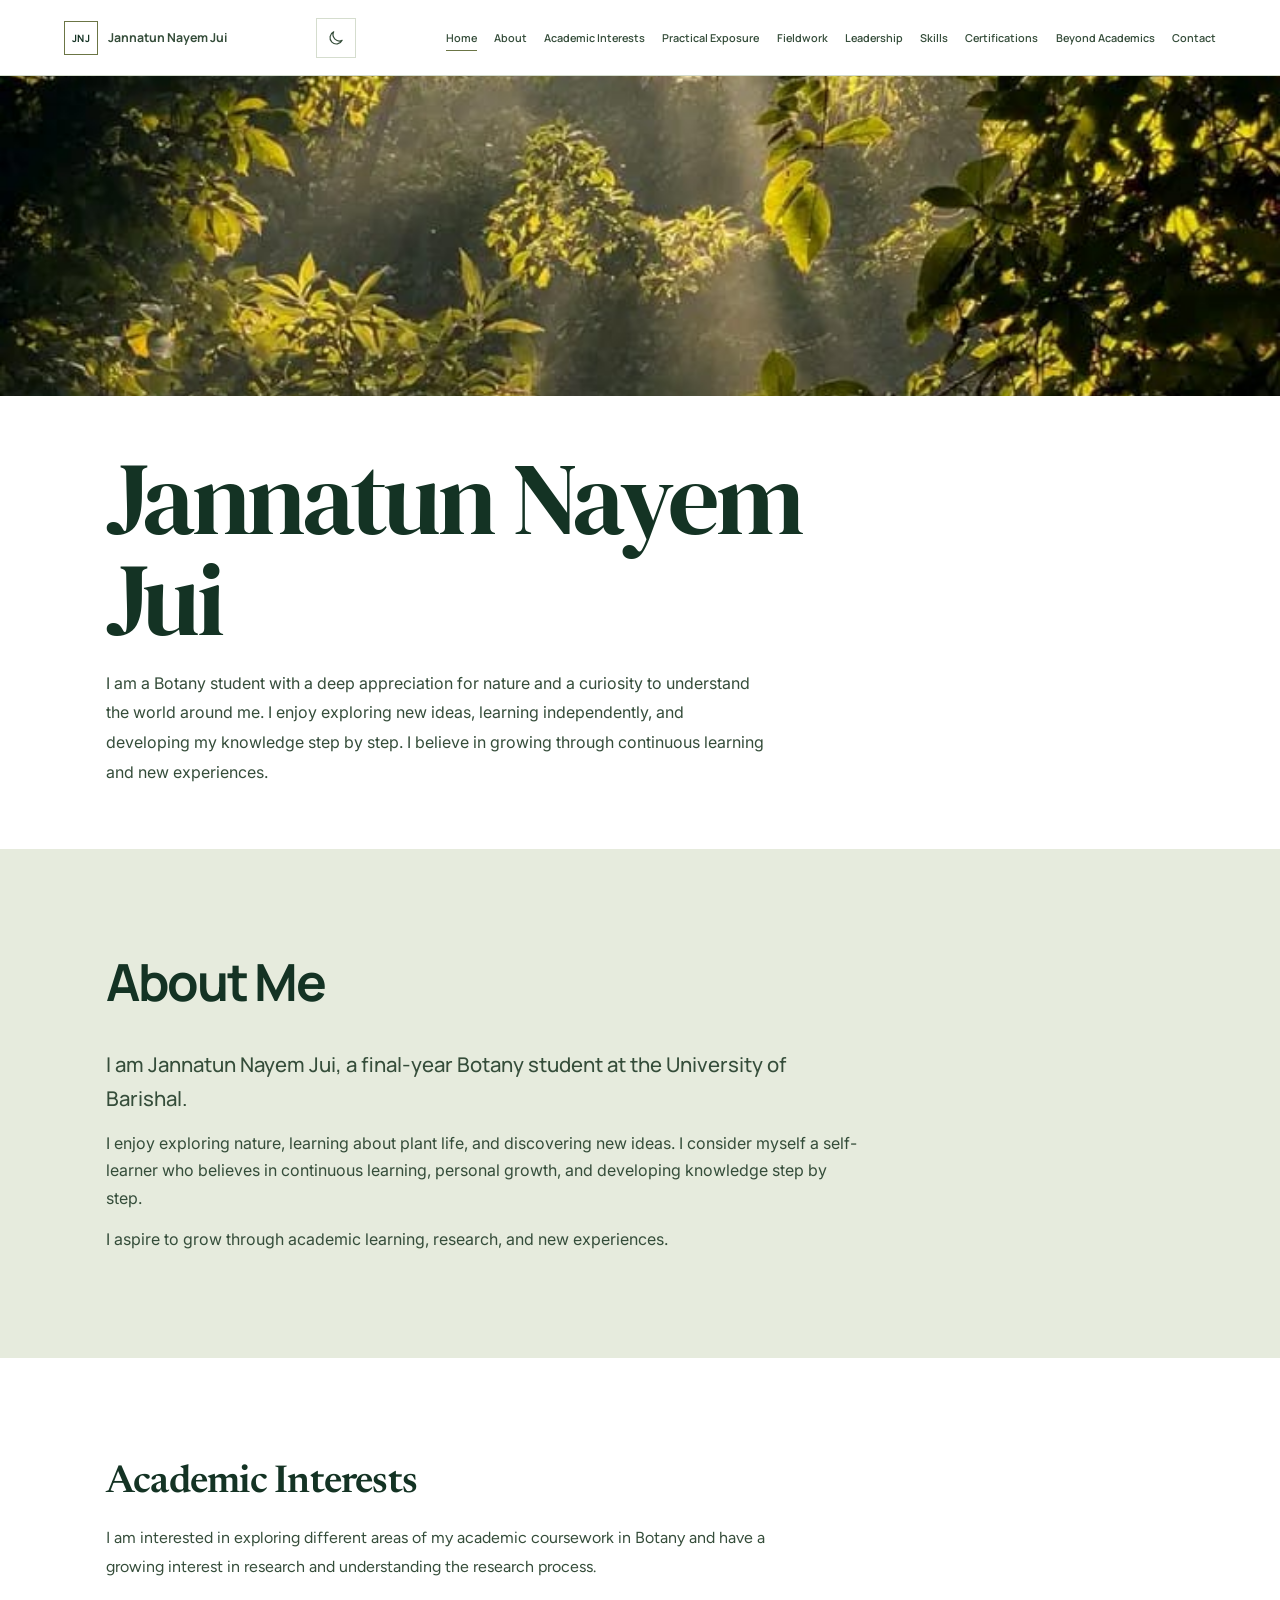
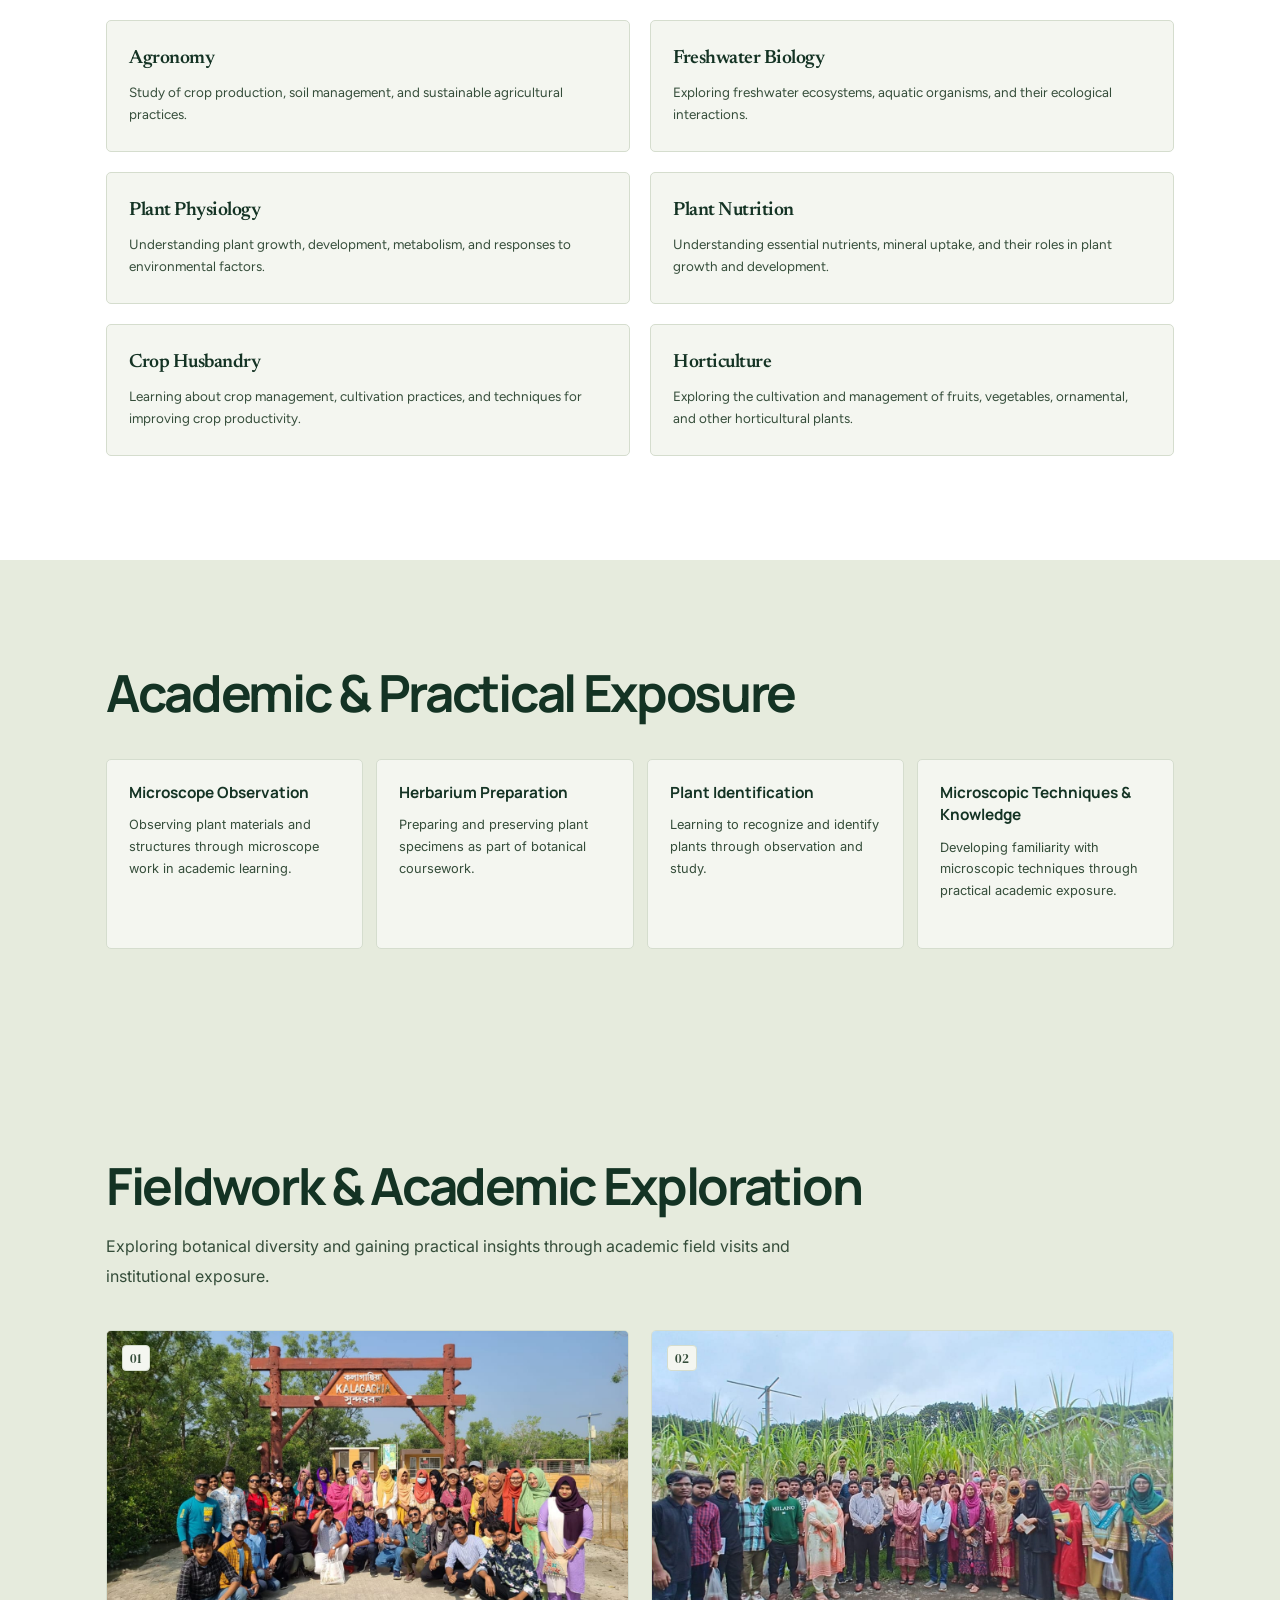
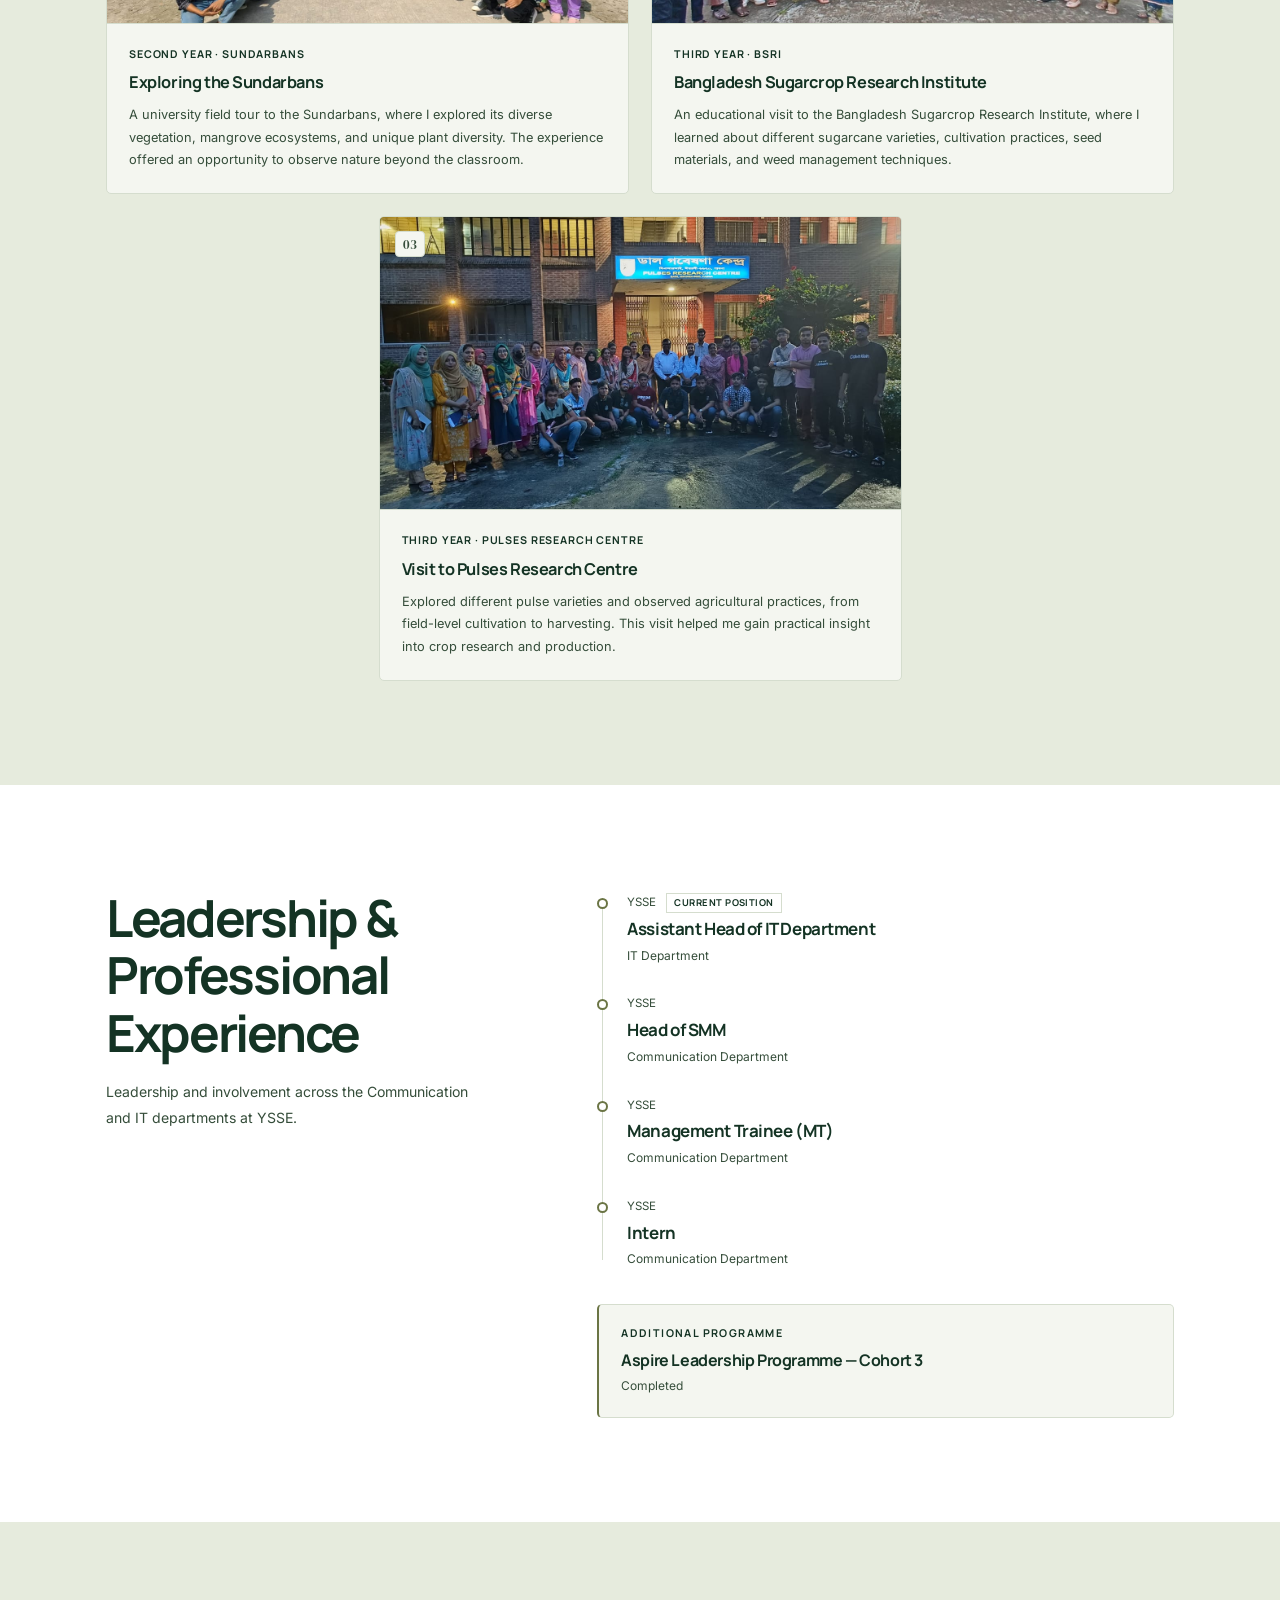
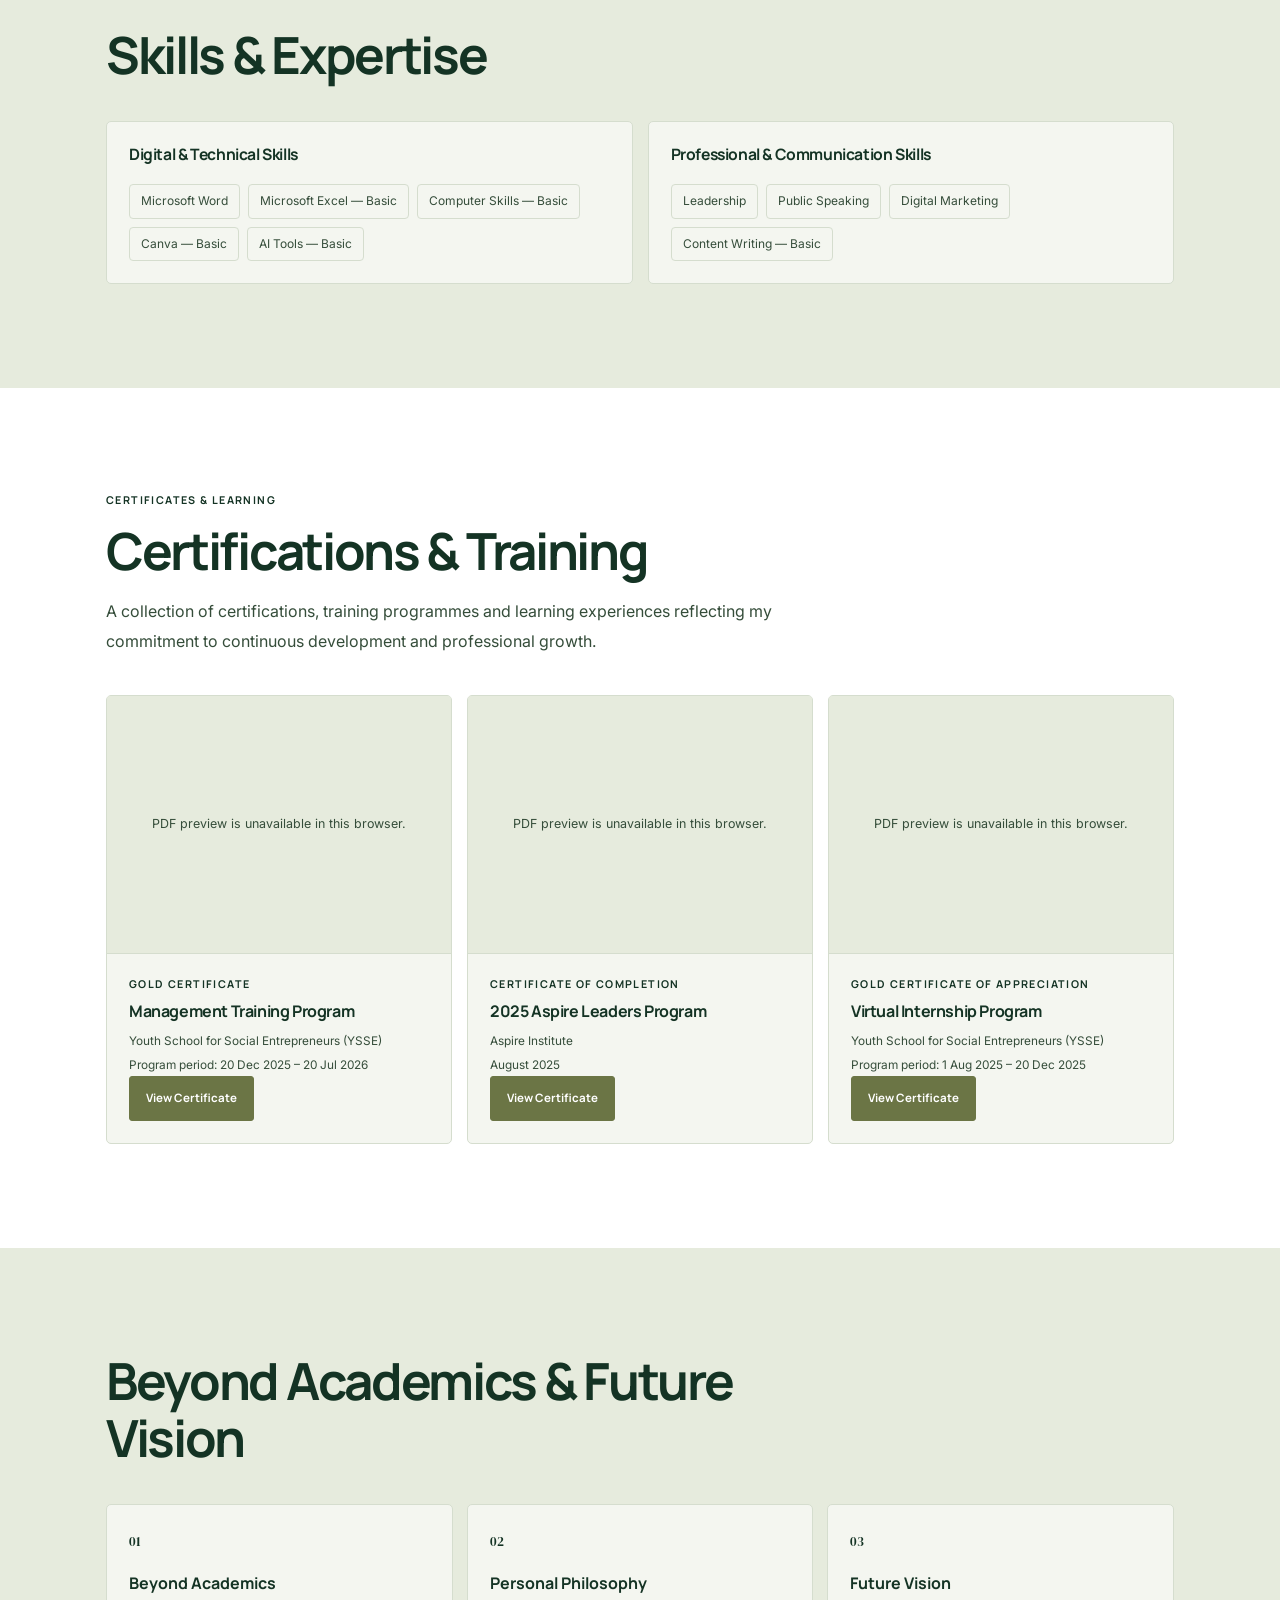
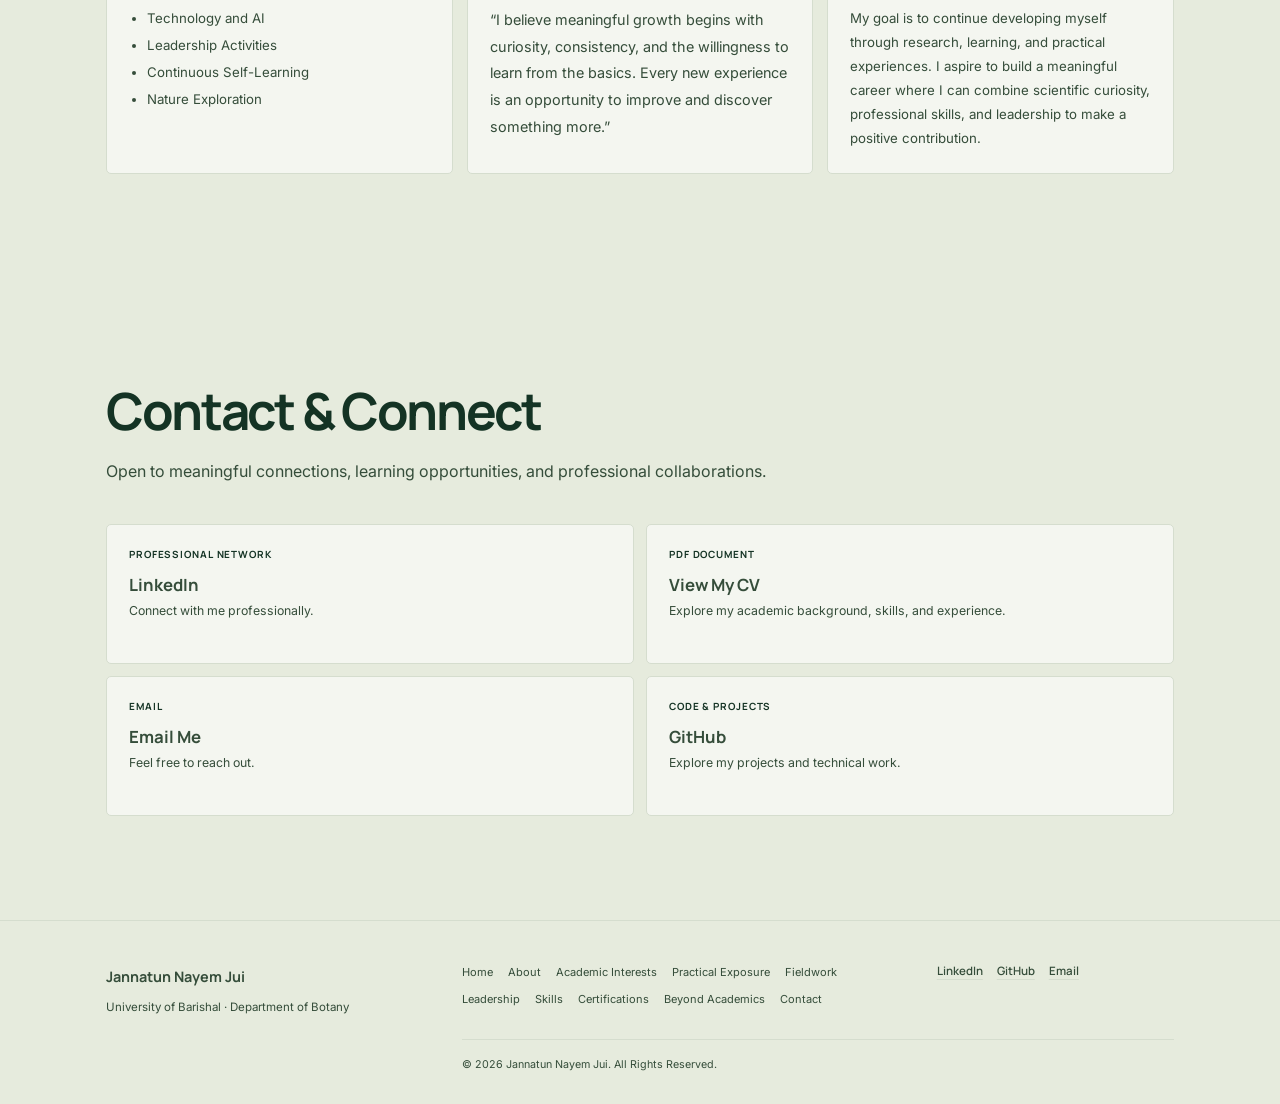
<file: index.html>
<!DOCTYPE html>
<html lang="en" data-theme="light">
<head>
  <meta charset="UTF-8">
  <meta name="viewport" content="width=device-width, initial-scale=1">
  <meta name="theme-color" content="#FFFFFF">
  <meta name="description" content="Jannatun Nayem Jui — final-year Botany student and learner at the University of Barishal.">
  <title>Jannatun Nayem Jui | Academic &amp; Professional Portfolio</title>
  <link rel="preconnect" href="https://fonts.googleapis.com">
  <link rel="preconnect" href="https://fonts.gstatic.com" crossorigin>
  <link href="https://fonts.googleapis.com/css2?family=DM+Serif+Display&family=Figtree:wght@400;500;600;700&family=Inter:wght@400;500;600;700&family=Manrope:wght@400;500;600;700;800&family=Newsreader:wght@400;500;600;700&display=swap" rel="stylesheet">
  <link rel="stylesheet" href="style.css">
  <script src="script.js" defer></script>
</head>
<body>
  <header class="site-header">
    <a class="brand" href="#home" aria-label="Jannatun Nayem Jui — Home">
      <span class="brand-initials" aria-hidden="true">JNJ</span>
      <span>Jannatun Nayem Jui</span>
    </a>
    <div class="header-controls">
      <button class="theme-toggle" type="button" aria-label="Switch to dark mode" aria-pressed="false">
        <svg class="theme-icon theme-icon-moon" viewBox="0 0 24 24" aria-hidden="true"><path d="M20.2 15.1A8.5 8.5 0 0 1 8.9 3.8 8.5 8.5 0 1 0 20.2 15.1Z"/></svg>
        <svg class="theme-icon theme-icon-sun" viewBox="0 0 24 24" aria-hidden="true"><circle cx="12" cy="12" r="4"/><path d="M12 2v2m0 16v2M4.93 4.93l1.42 1.42m11.3 11.3 1.42 1.42M2 12h2m16 0h2M4.93 19.07l1.42-1.42m11.3-11.3 1.42-1.42"/></svg>
      </button>
      <button class="menu-toggle" type="button" aria-expanded="false" aria-controls="site-nav" aria-label="Open navigation">
        <span></span><span></span><span></span>
      </button>
    </div>
    <nav class="site-nav" id="site-nav" aria-label="Primary navigation">
      <a href="#home">Home</a>
      <a href="#about">About</a>
      <a href="#academics">Academic Interests</a>
      <a href="#practical-exposure">Practical Exposure</a>
      <a href="#fieldwork">Fieldwork</a>
      <a href="#experience">Leadership</a>
      <a href="#skills">Skills</a>
      <a href="#certifications">Certifications</a>
      <a href="#beyond-academics">Beyond Academics</a>
      <a href="#contact">Contact</a>
    </nav>
  </header>

  <main>
    <section class="hero section" id="home" aria-labelledby="hero-title">
      <div class="hero-cover" aria-hidden="true">
        <img src="assets/images/header/portfolio-cover.jpg" alt="" fetchpriority="high">
      </div>
      <div class="hero-inner">
        <div class="hero-copy reveal">
          <h1 id="hero-title">Jannatun Nayem Jui</h1>
          <p class="hero-intro">I am a Botany student with a deep appreciation for nature and a curiosity to understand the world around me. I enjoy exploring new ideas, learning independently, and developing my knowledge step by step. I believe in growing through continuous learning and new experiences.</p>
        </div>
      </div>
    </section>

    <section class="section section-surface" id="about" aria-labelledby="about-title">
      <div class="section-inner">
        <div class="section-heading reveal">
          <h2 id="about-title">About Me</h2>
        </div>
        <div class="about-copy reveal">
          <p class="lead">I am Jannatun Nayem Jui, a final-year Botany student at the University of Barishal.</p>
          <p>I enjoy exploring nature, learning about plant life, and discovering new ideas. I consider myself a self-learner who believes in continuous learning, personal growth, and developing knowledge step by step.</p>
          <p>I aspire to grow through academic learning, research, and new experiences.</p>
        </div>
      </div>
    </section>

    <section class="section" id="academics" aria-labelledby="academics-title">
      <div class="section-inner">
        <div class="section-heading section-heading-wide reveal">
          <h2 id="academics-title">Academic Interests</h2>
          <p class="section-intro">I am interested in exploring different areas of my academic coursework in Botany and have a growing interest in research and understanding the research process.</p>
        </div>
        <div class="interest-grid">
          <article class="interest-card reveal">
            <h3>Agronomy</h3>
            <p>Study of crop production, soil management, and sustainable agricultural practices.</p>
          </article>
          <article class="interest-card reveal">
            <h3>Freshwater Biology</h3>
            <p>Exploring freshwater ecosystems, aquatic organisms, and their ecological interactions.</p>
          </article>
          <article class="interest-card reveal">
            <h3>Plant Physiology</h3>
            <p>Understanding plant growth, development, metabolism, and responses to environmental factors.</p>
          </article>
          <article class="interest-card reveal">
            <h3>Plant Nutrition</h3>
            <p>Understanding essential nutrients, mineral uptake, and their roles in plant growth and development.</p>
          </article>
          <article class="interest-card reveal">
            <h3>Crop Husbandry</h3>
            <p>Learning about crop management, cultivation practices, and techniques for improving crop productivity.</p>
          </article>
          <article class="interest-card reveal">
            <h3>Horticulture</h3>
            <p>Exploring the cultivation and management of fruits, vegetables, ornamental, and other horticultural plants.</p>
          </article>
        </div>
      </div>
    </section>

    <section class="section section-surface" id="practical-exposure" aria-labelledby="practical-exposure-title">
      <div class="section-inner">
        <div class="section-heading section-heading-wide reveal">
          <h2 id="practical-exposure-title">Academic &amp; Practical Exposure</h2>
        </div>
        <div class="practical-grid">
          <article class="practical-card reveal">
            <h4>Microscope Observation</h4>
            <p>Observing plant materials and structures through microscope work in academic learning.</p>
          </article>
          <article class="practical-card reveal">
            <h4>Herbarium Preparation</h4>
            <p>Preparing and preserving plant specimens as part of botanical coursework.</p>
          </article>
          <article class="practical-card reveal">
            <h4>Plant Identification</h4>
            <p>Learning to recognize and identify plants through observation and study.</p>
          </article>
          <article class="practical-card reveal">
            <h4>Microscopic Techniques &amp; Knowledge</h4>
            <p>Developing familiarity with microscopic techniques through practical academic exposure.</p>
          </article>
        </div>
      </div>
    </section>

    <section class="section section-surface" id="fieldwork" aria-labelledby="fieldwork-title">
      <div class="section-inner">
        <div class="section-heading section-heading-wide reveal">
          <h2 id="fieldwork-title">Fieldwork &amp; Academic Exploration</h2>
          <p class="section-intro">Exploring botanical diversity and gaining practical insights through academic field visits and institutional exposure.</p>
        </div>
        <div class="fieldwork-grid">
          <article class="fieldwork-card reveal">
            <div class="fieldwork-media">
              <img class="fieldwork-image" src="assets/images/fieldwork/sundarbans/kalagachia-field-visit.jpg" alt="University field trip group at the Kalagachia Sundarbans entrance." loading="lazy" decoding="async">
              <span class="media-index">01</span>
            </div>
            <div class="fieldwork-info">
              <p class="eyebrow">Second Year <span aria-hidden="true">·</span> Sundarbans</p>
              <h3>Exploring the Sundarbans</h3>
              <p>A university field tour to the Sundarbans, where I explored its diverse vegetation, mangrove ecosystems, and unique plant diversity. The experience offered an opportunity to observe nature beyond the classroom.</p>
            </div>
          </article>
          <article class="fieldwork-card reveal">
            <div class="fieldwork-media">
              <img class="fieldwork-image" src="assets/images/fieldwork/bsri/bsri-sugarcane-field-visit.jpg" alt="Student group among sugarcane plants during the BSRI visit." loading="lazy" decoding="async">
              <span class="media-index">02</span>
            </div>
            <div class="fieldwork-info">
              <p class="eyebrow">Third Year <span aria-hidden="true">·</span> BSRI</p>
              <h3>Bangladesh Sugarcrop Research Institute</h3>
              <p>An educational visit to the Bangladesh Sugarcrop Research Institute, where I learned about different sugarcane varieties, cultivation practices, seed materials, and weed management techniques.</p>
            </div>
          </article>
          <article class="fieldwork-card reveal">
            <div class="fieldwork-media">
              <img class="fieldwork-image" src="assets/images/fieldwork/pulses-research-centre/pulses-research-centre-visit.jpg" alt="Student group outside the Pulses Research Centre building." loading="lazy" decoding="async">
              <span class="media-index">03</span>
            </div>
            <div class="fieldwork-info">
              <p class="eyebrow">Third Year <span aria-hidden="true">·</span> Pulses Research Centre</p>
              <h3>Visit to Pulses Research Centre</h3>
              <p>Explored different pulse varieties and observed agricultural practices, from field-level cultivation to harvesting. This visit helped me gain practical insight into crop research and production.</p>
            </div>
          </article>
        </div>
      </div>
    </section>

    <section class="section" id="experience" aria-labelledby="experience-title">
      <div class="section-inner experience-layout">
        <div class="section-heading reveal">
          <h2 id="experience-title">Leadership &amp; Professional Experience</h2>
          <p class="section-intro">Leadership and involvement across the Communication and IT departments at YSSE.</p>
        </div>
        <div class="experience-content reveal">
          <ol class="timeline">
            <li class="timeline-item">
              <span class="timeline-marker" aria-hidden="true"></span>
              <p class="timeline-department">YSSE <span class="current-label">Current Position</span></p>
              <h3>Assistant Head of IT Department</h3>
              <p class="timeline-detail">IT Department</p>
            </li>
            <li class="timeline-item">
              <span class="timeline-marker" aria-hidden="true"></span>
              <p class="timeline-department">YSSE</p>
              <h3>Head of SMM</h3>
              <p class="timeline-detail">Communication Department</p>
            </li>
            <li class="timeline-item">
              <span class="timeline-marker" aria-hidden="true"></span>
              <p class="timeline-department">YSSE</p>
              <h3>Management Trainee (MT)</h3>
              <p class="timeline-detail">Communication Department</p>
            </li>
            <li class="timeline-item">
              <span class="timeline-marker" aria-hidden="true"></span>
              <p class="timeline-department">YSSE</p>
              <h3>Intern</h3>
              <p class="timeline-detail">Communication Department</p>
            </li>
          </ol>
          <article class="programme-card">
            <p class="eyebrow">Additional Programme</p>
            <h3>Aspire Leadership Programme — Cohort 3</h3>
            <p>Completed</p>
          </article>
        </div>
      </div>
    </section>

    <section class="section section-surface" id="skills" aria-labelledby="skills-title">
      <div class="section-inner">
        <div class="section-heading section-heading-wide reveal">
          <h2 id="skills-title">Skills &amp; Expertise</h2>
        </div>
        <div class="skill-groups">
          <section class="skill-group reveal" aria-labelledby="digital-skills-title">
            <h3 id="digital-skills-title">Digital &amp; Technical Skills</h3>
            <ul class="skill-list">
              <li>Microsoft Word</li>
              <li>Microsoft Excel — Basic</li>
              <li>Computer Skills — Basic</li>
              <li>Canva — Basic</li>
              <li>AI Tools — Basic</li>
            </ul>
          </section>
          <section class="skill-group reveal" aria-labelledby="professional-skills-title">
            <h3 id="professional-skills-title">Professional &amp; Communication Skills</h3>
            <ul class="skill-list">
              <li>Leadership</li>
              <li>Public Speaking</li>
              <li>Digital Marketing</li>
              <li>Content Writing — Basic</li>
            </ul>
          </section>
        </div>
      </div>
    </section>

    <section class="section" id="certifications" aria-labelledby="certifications-title">
      <div class="section-inner">
        <div class="section-heading section-heading-wide reveal">
          <p class="eyebrow">Certificates &amp; learning</p>
          <h2 id="certifications-title">Certifications &amp; Training</h2>
          <p class="section-intro">A collection of certifications, training programmes and learning experiences reflecting my commitment to continuous development and professional growth.</p>
        </div>
        <div class="certificate-grid">
          <article class="certificate-card reveal">
            <div class="certificate-preview">
              <object data="assets/documents/certificates/ysse-management-training-gold.pdf#toolbar=0&amp;navpanes=0" type="application/pdf" aria-label="Preview of the YSSE Management Training Gold Certificate">
                <p class="pdf-fallback">PDF preview is unavailable in this browser.</p>
              </object>
            </div>
            <div class="certificate-info">
              <p class="eyebrow">Gold Certificate</p>
              <h3>Management Training Program</h3>
              <p class="certificate-organization">Youth School for Social Entrepreneurs (YSSE)</p>
              <p class="certificate-date">Program period: 20 Dec 2025 – 20 Jul 2026</p>
              <a class="button button-secondary certificate-button" href="assets/documents/certificates/ysse-management-training-gold.pdf" target="_blank" rel="noopener noreferrer">View Certificate</a>
            </div>
          </article>
          <article class="certificate-card reveal">
            <div class="certificate-preview">
              <object data="assets/documents/certificates/aspire-leaders-program-2025.pdf#toolbar=0&amp;navpanes=0" type="application/pdf" aria-label="Preview of the Aspire Leaders Program 2025 Certificate of Completion">
                <p class="pdf-fallback">PDF preview is unavailable in this browser.</p>
              </object>
            </div>
            <div class="certificate-info">
              <p class="eyebrow">Certificate of Completion</p>
              <h3>2025 Aspire Leaders Program</h3>
              <p class="certificate-organization">Aspire Institute</p>
              <p class="certificate-date">August 2025</p>
              <a class="button button-secondary certificate-button" href="assets/documents/certificates/aspire-leaders-program-2025.pdf" target="_blank" rel="noopener noreferrer">View Certificate</a>
            </div>
          </article>
          <article class="certificate-card reveal">
            <div class="certificate-preview">
              <object data="assets/documents/certificates/ysse-virtual-internship-gold.pdf#toolbar=0&amp;navpanes=0" type="application/pdf" aria-label="Preview of the YSSE Virtual Internship Gold Certificate">
                <p class="pdf-fallback">PDF preview is unavailable in this browser.</p>
              </object>
            </div>
            <div class="certificate-info">
              <p class="eyebrow">Gold Certificate of Appreciation</p>
              <h3>Virtual Internship Program</h3>
              <p class="certificate-organization">Youth School for Social Entrepreneurs (YSSE)</p>
              <p class="certificate-date">Program period: 1 Aug 2025 – 20 Dec 2025</p>
              <a class="button button-secondary certificate-button" href="assets/documents/certificates/ysse-virtual-internship-gold.pdf" target="_blank" rel="noopener noreferrer">View Certificate</a>
            </div>
          </article>
        </div>
      </div>
    </section>

    <section class="section section-surface" id="beyond-academics" aria-labelledby="beyond-academics-title">
      <div class="section-inner">
        <div class="section-heading section-heading-wide reveal">
          <h2 id="beyond-academics-title">Beyond Academics &amp; Future Vision</h2>
        </div>
        <div class="vision-grid">
          <article class="vision-card reveal">
            <span class="card-index">01</span>
            <h4>Beyond Academics</h4>
            <ul>
              <li>Technology and AI</li>
              <li>Leadership Activities</li>
              <li>Continuous Self-Learning</li>
              <li>Nature Exploration</li>
            </ul>
          </article>
          <article class="vision-card reveal">
            <span class="card-index">02</span>
            <h4>Personal Philosophy</h4>
            <blockquote>“I believe meaningful growth begins with curiosity, consistency, and the willingness to learn from the basics. Every new experience is an opportunity to improve and discover something more.”</blockquote>
          </article>
          <article class="vision-card reveal">
            <span class="card-index">03</span>
            <h4>Future Vision</h4>
            <p>My goal is to continue developing myself through research, learning, and practical experiences. I aspire to build a meaningful career where I can combine scientific curiosity, professional skills, and leadership to make a positive contribution.</p>
          </article>
        </div>
      </div>
    </section>

    <section class="section section-surface" id="contact" aria-labelledby="contact-title">
      <div class="section-inner">
        <div class="section-heading section-heading-wide reveal">
          <h2 id="contact-title">Contact &amp; Connect</h2>
          <p class="section-intro">Open to meaningful connections, learning opportunities, and professional collaborations.</p>
        </div>
        <div class="contact-grid">
          <a class="contact-card reveal" href="https://www.linkedin.com/in/jannatun-nayem-jui/" target="_blank" rel="noopener noreferrer">
            <span class="contact-label">Professional network</span>
            <strong>LinkedIn</strong>
            <span>Connect with me professionally.</span>
          </a>
          <a class="contact-card reveal" href="assets/documents/cv/Jannatun_Nayem_Jui_CV.pdf" target="_blank" rel="noopener" download>
            <span class="contact-label">PDF document</span>
            <strong>View My CV</strong>
            <span>Explore my academic background, skills, and experience.</span>
          </a>
          <a class="contact-card reveal" href="mailto:jannatunnayemjui42@gmail.com">
            <span class="contact-label">Email</span>
            <strong>Email Me</strong>
            <span>Feel free to reach out.</span>
          </a>
          <a class="contact-card reveal" href="https://github.com/jannatunnayemjui42-del/Jui" target="_blank" rel="noopener noreferrer">
            <span class="contact-label">Code &amp; projects</span>
            <strong>GitHub</strong>
            <span>Explore my projects and technical work.</span>
          </a>
        </div>
      </div>
    </section>
  </main>

  <footer class="site-footer">
    <div class="footer-inner">
      <div class="footer-identity">
        <a class="footer-name" href="#home">Jannatun Nayem Jui</a>
        <p>University of Barishal · Department of Botany</p>
      </div>
      <nav class="footer-nav" aria-label="Quick links">
        <a href="#home">Home</a>
        <a href="#about">About</a>
        <a href="#academics">Academic Interests</a>
        <a href="#practical-exposure">Practical Exposure</a>
        <a href="#fieldwork">Fieldwork</a>
        <a href="#experience">Leadership</a>
        <a href="#skills">Skills</a>
        <a href="#certifications">Certifications</a>
        <a href="#beyond-academics">Beyond Academics</a>
        <a href="#contact">Contact</a>
      </nav>
      <div class="footer-socials" aria-label="Social and contact links">
        <a href="https://www.linkedin.com/in/jannatun-nayem-jui/" target="_blank" rel="noopener noreferrer">LinkedIn</a>
        <a href="https://github.com/jannatunnayemjui42-del/Jui" target="_blank" rel="noopener noreferrer">GitHub</a>
        <a href="mailto:jannatunnayemjui42@gmail.com">Email</a>
      </div>
      <p class="copyright">© 2026 Jannatun Nayem Jui. All Rights Reserved.</p>
    </div>
  </footer>
</body>
</html>
</file>
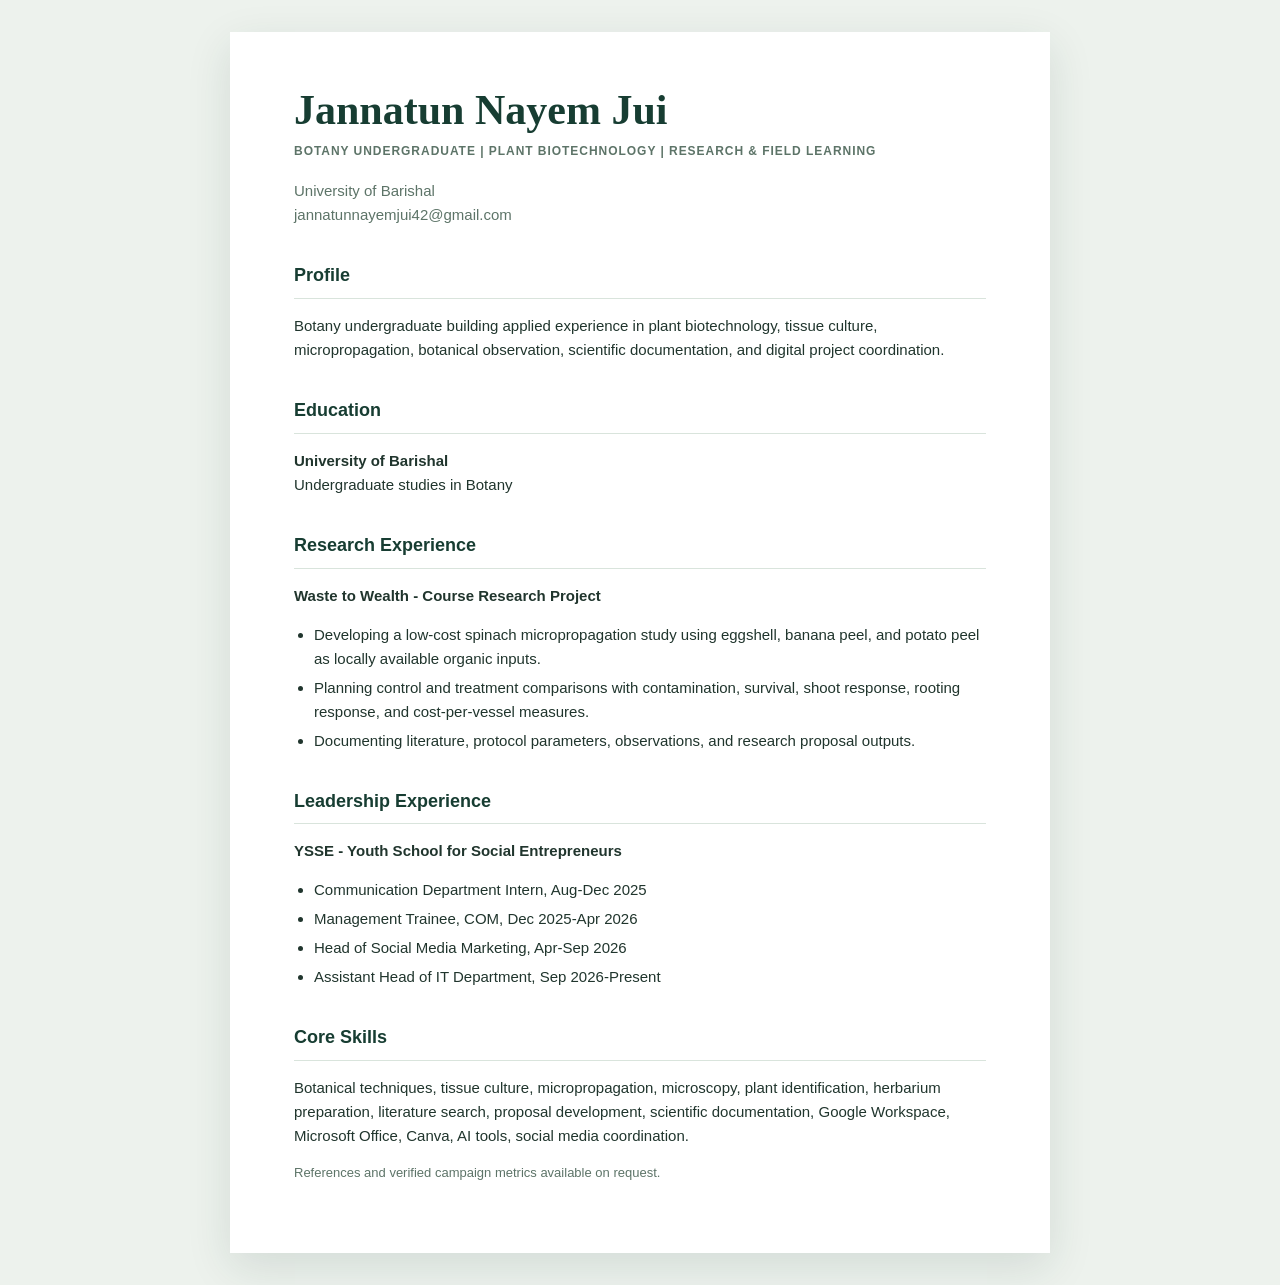
<file: cv.html>
<!DOCTYPE html>
<html lang="en">
<head>
<meta charset="UTF-8">
<meta name="viewport" content="width=device-width, initial-scale=1.0">
<title>Jannatun Nayem Jui - Curriculum Vitae</title>
<style>
  :root{--ink:#20352d;--muted:#5d7468;--line:#d9e4dc;--paper:#fff;--green:#173d32;}
  *{box-sizing:border-box}
  body{margin:0;background:#edf2ed;color:var(--ink);font:15px/1.6 Arial,sans-serif}
  main{max-width:820px;margin:32px auto;padding:56px 64px;background:var(--paper);box-shadow:0 14px 42px rgba(23,61,50,.12)}
  h1,h2{margin:0;color:var(--green)} h1{font:700 42px/1.05 Georgia,serif} h2{margin-top:34px;padding-bottom:8px;border-bottom:1px solid var(--line);font-size:18px}
  .role{margin-top:10px;color:var(--muted);font-weight:700;letter-spacing:.08em;text-transform:uppercase;font-size:12px}
  .contact{margin-top:18px;color:var(--muted)} section{break-inside:avoid} ul{margin:10px 0;padding-left:20px} li{margin:5px 0}.meta{color:var(--muted);font-size:13px}
  @media print{body{background:#fff}main{margin:0;padding:0;box-shadow:none}}
  @media(max-width:640px){main{margin:0;padding:32px 24px}h1{font-size:34px}}
</style>
</head>
<body>
<main>
  <header>
    <h1>Jannatun Nayem Jui</h1>
    <div class="role">Botany Undergraduate | Plant Biotechnology | Research &amp; Field Learning</div>
    <div class="contact">University of Barishal<br>jannatunnayemjui42@gmail.com</div>
  </header>
  <section>
    <h2>Profile</h2>
    <p>Botany undergraduate building applied experience in plant biotechnology, tissue culture, micropropagation, botanical observation, scientific documentation, and digital project coordination.</p>
  </section>
  <section>
    <h2>Education</h2>
    <p><strong>University of Barishal</strong><br>Undergraduate studies in Botany</p>
  </section>
  <section>
    <h2>Research Experience</h2>
    <p><strong>Waste to Wealth - Course Research Project</strong></p>
    <ul>
      <li>Developing a low-cost spinach micropropagation study using eggshell, banana peel, and potato peel as locally available organic inputs.</li>
      <li>Planning control and treatment comparisons with contamination, survival, shoot response, rooting response, and cost-per-vessel measures.</li>
      <li>Documenting literature, protocol parameters, observations, and research proposal outputs.</li>
    </ul>
  </section>
  <section>
    <h2>Leadership Experience</h2>
    <p><strong>YSSE - Youth School for Social Entrepreneurs</strong></p>
    <ul>
      <li>Communication Department Intern, Aug-Dec 2025</li>
      <li>Management Trainee, COM, Dec 2025-Apr 2026</li>
      <li>Head of Social Media Marketing, Apr-Sep 2026</li>
      <li>Assistant Head of IT Department, Sep 2026-Present</li>
    </ul>
  </section>
  <section>
    <h2>Core Skills</h2>
    <p>Botanical techniques, tissue culture, micropropagation, microscopy, plant identification, herbarium preparation, literature search, proposal development, scientific documentation, Google Workspace, Microsoft Office, Canva, AI tools, social media coordination.</p>
  </section>
  <p class="meta">References and verified campaign metrics available on request.</p>
</main>
</body>
</html>
</file>
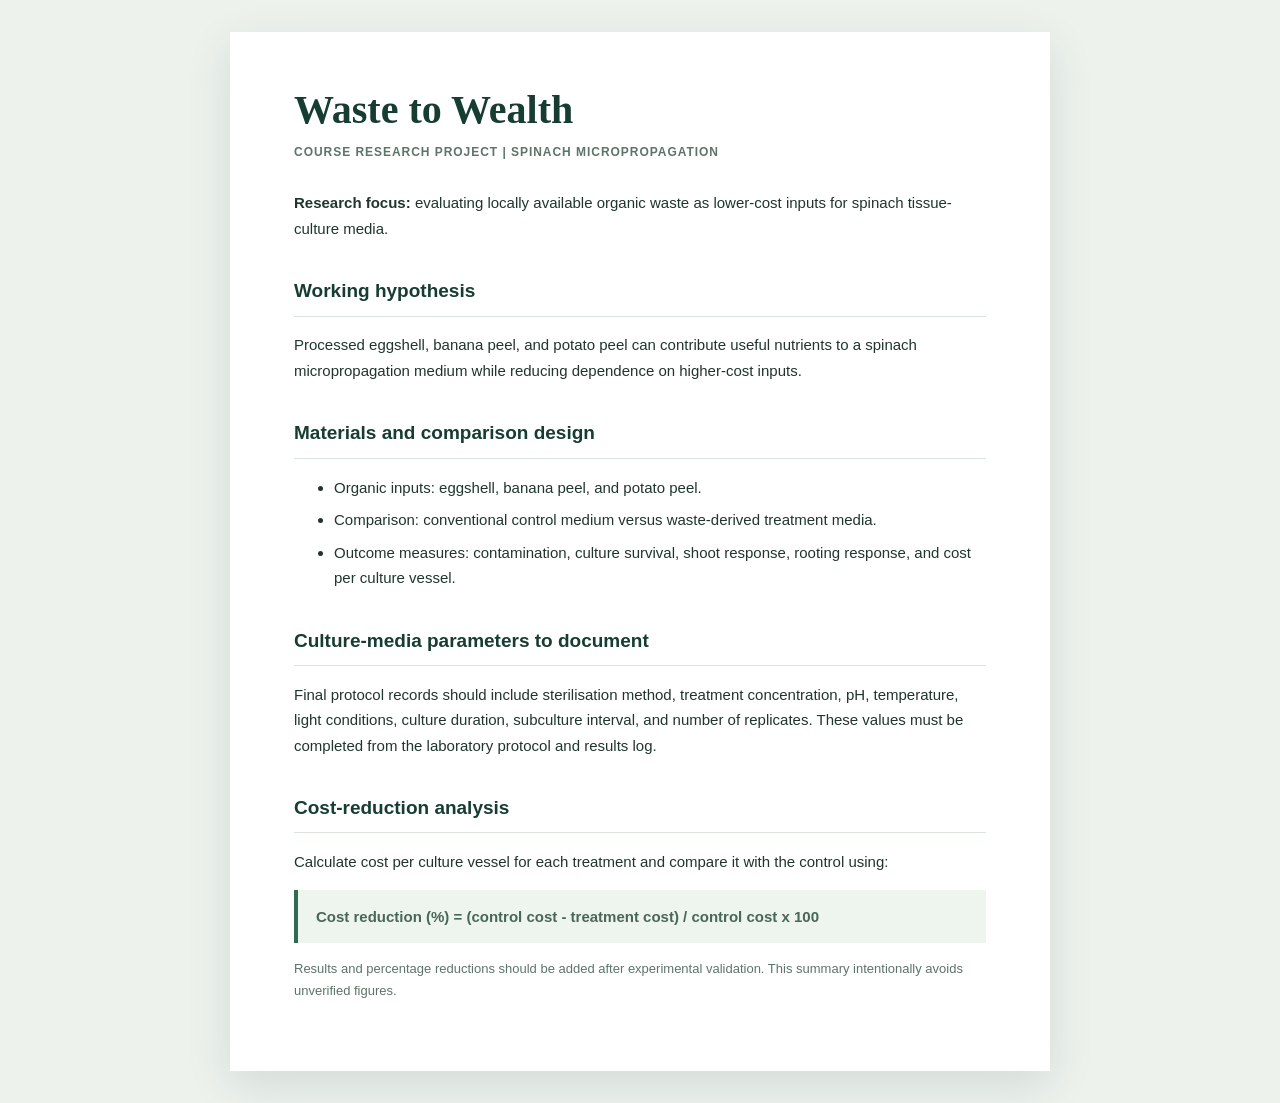
<file: research-summary.html>
<!DOCTYPE html>
<html lang="en">
<head>
<meta charset="UTF-8">
<meta name="viewport" content="width=device-width, initial-scale=1.0">
<title>Waste to Wealth - Research Summary</title>
<style>
  :root{--ink:#20352d;--muted:#5d7468;--line:#d9e4dc;--green:#173d32;}
  *{box-sizing:border-box} body{margin:0;background:#edf2ed;color:var(--ink);font:15px/1.7 Arial,sans-serif}
  main{max-width:820px;margin:32px auto;padding:56px 64px;background:#fff;box-shadow:0 14px 42px rgba(23,61,50,.12)}
  h1,h2{color:var(--green)} h1{font:700 40px/1.1 Georgia,serif;margin:0} h2{margin-top:34px;padding-bottom:8px;border-bottom:1px solid var(--line);font-size:19px}.kicker{margin:10px 0 28px;color:var(--muted);font-weight:700;letter-spacing:.08em;text-transform:uppercase;font-size:12px}.note{padding:14px 18px;background:#edf5ee;border-left:4px solid #2f6b55;color:#496658}li{margin:7px 0}.meta{color:var(--muted);font-size:13px}@media print{body{background:#fff}main{margin:0;padding:0;box-shadow:none}}@media(max-width:640px){main{margin:0;padding:32px 24px}h1{font-size:32px}}
</style>
</head>
<body>
<main>
  <h1>Waste to Wealth</h1>
  <div class="kicker">Course research project | Spinach micropropagation</div>
  <p><strong>Research focus:</strong> evaluating locally available organic waste as lower-cost inputs for spinach tissue-culture media.</p>
  <h2>Working hypothesis</h2>
  <p>Processed eggshell, banana peel, and potato peel can contribute useful nutrients to a spinach micropropagation medium while reducing dependence on higher-cost inputs.</p>
  <h2>Materials and comparison design</h2>
  <ul><li>Organic inputs: eggshell, banana peel, and potato peel.</li><li>Comparison: conventional control medium versus waste-derived treatment media.</li><li>Outcome measures: contamination, culture survival, shoot response, rooting response, and cost per culture vessel.</li></ul>
  <h2>Culture-media parameters to document</h2>
  <p>Final protocol records should include sterilisation method, treatment concentration, pH, temperature, light conditions, culture duration, subculture interval, and number of replicates. These values must be completed from the laboratory protocol and results log.</p>
  <h2>Cost-reduction analysis</h2>
  <p>Calculate cost per culture vessel for each treatment and compare it with the control using:</p>
  <p class="note"><strong>Cost reduction (%) = (control cost - treatment cost) / control cost x 100</strong></p>
  <p class="meta">Results and percentage reductions should be added after experimental validation. This summary intentionally avoids unverified figures.</p>
</main>
</body>
</html>
</file>
<file: style.css>
:root {
  color-scheme: light;
  --page: #FFFFFF;
  --section: #E6EBDD;
  --surface: #F4F6F0;
  --surface-alt: #E6EBDD;
  --text: #354D3A;
  --heading-color: #143324;
  --muted: #354D3A;
  --muted-palette: #354D3A;
  --accent: #6B7545;
  --accent-text: #143324;
  --accent-palette: #6B7545;
  --border: #D5DDCE;
  --button: #6B7545;
  --button-text: #FFFFFF;
  --focus: #143324;
  --shadow: 0 8px 18px rgba(20, 51, 36, .08);
  --heading: "Manrope", Arial, sans-serif;
  --body: "Inter", Arial, sans-serif;
  --display: "DM Serif Display", Georgia, serif;
}

:root[data-theme="dark"] {
  color-scheme: dark;
  --page: #10251C;
  --section: #193B2B;
  --surface: #193B2B;
  --surface-alt: #28523A;
  --text: #F0F4EF;
  --heading-color: #F0F4EF;
  --muted: #B6CDB7;
  --muted-palette: #B6CDB7;
  --accent: #28523A;
  --accent-text: #F0F4EF;
  --accent-palette: #28523A;
  --border: #355542;
  --button: #28523A;
  --button-text: #F0F4EF;
  --focus: #B6CDB7;
  --shadow: 0 8px 18px rgba(0, 0, 0, .2);
}

* { box-sizing: border-box; }
html { scroll-behavior: smooth; scroll-padding-top: 92px; }
body {
  margin: 0;
  overflow-x: hidden;
  background: var(--page);
  color: var(--text);
  font: 400 16px/1.72 var(--body);
  -webkit-font-smoothing: antialiased;
  transition: background-color .25s ease, color .25s ease;
}
a { color: inherit; }
a:focus-visible, button:focus-visible { outline: 3px solid var(--focus); outline-offset: 4px; }
button { font: inherit; }

.site-header {
  position: sticky;
  z-index: 20;
  top: 0;
  display: flex;
  align-items: center;
  justify-content: space-between;
  gap: 25px;
  width: 100%;
  min-height: 76px;
  padding: 11px clamp(22px, 5vw, 72px);
  background: var(--page);
  background: color-mix(in srgb, var(--page) 94%, transparent);
  border-bottom: 1px solid var(--border);
  backdrop-filter: blur(14px);
}
.brand {
  display: inline-flex;
  flex: 0 0 auto;
  align-items: center;
  gap: 10px;
  color: var(--text);
  font: 700 .77rem/1.3 var(--heading);
  text-decoration: none;
  white-space: nowrap;
}
.brand-initials {
  display: grid;
  width: 34px;
  height: 34px;
  place-items: center;
  border: 1px solid var(--accent);
  color: var(--accent-text);
  font: 700 .63rem var(--heading);
  letter-spacing: .04em;
}
.header-controls { display: flex; flex: 0 0 auto; align-items: center; gap: 8px; }
.theme-toggle, .menu-toggle {
  display: grid;
  width: 40px;
  height: 40px;
  place-items: center;
  padding: 0;
  border: 1px solid var(--border);
  background: transparent;
  color: var(--text);
  cursor: pointer;
  transition: background-color .2s ease, border-color .2s ease;
}
.theme-toggle:hover, .menu-toggle:hover { background: var(--surface-alt); border-color: var(--accent); }
.theme-icon { width: 18px; height: 18px; fill: none; stroke: currentColor; stroke-linecap: round; stroke-linejoin: round; stroke-width: 1.6; }
.theme-icon-sun { display: none; }
:root[data-theme="dark"] .theme-icon-moon { display: none; }
:root[data-theme="dark"] .theme-icon-sun { display: block; }
.menu-toggle { display: none; gap: 4px; align-content: center; padding: 9px; }
.menu-toggle span { display: block; width: 100%; height: 1px; background: currentColor; }
.site-nav { display: flex; align-items: center; justify-content: flex-end; gap: clamp(10px, 1.35vw, 20px); }
.site-nav a {
  position: relative;
  padding: 7px 0;
  color: var(--muted);
  font: 600 .68rem/1.4 var(--heading);
  text-decoration: none;
  white-space: nowrap;
  transition: color .2s ease;
}
.site-nav a::after {
  position: absolute;
  right: 0;
  bottom: 1px;
  left: 0;
  height: 1px;
  background: var(--accent);
  content: "";
  transform: scaleX(0);
  transform-origin: left;
  transition: transform .2s ease;
}
.site-nav a:hover, .site-nav a[aria-current="location"] { color: var(--text); }
.site-nav a:hover::after, .site-nav a[aria-current="location"]::after { transform: scaleX(1); }

.section { scroll-margin-top: 78px; }
.section-surface { background: var(--section); }
.section-inner { width: min(1160px, 100%); margin: 0 auto; padding: 104px 46px; }
.section-heading { max-width: 590px; margin-bottom: 38px; }
.section-heading-wide { max-width: 760px; }
.eyebrow {
  margin: 0 0 13px;
  color: var(--accent-text);
  font: 700 .67rem/1.55 var(--heading);
  letter-spacing: .13em;
  text-transform: uppercase;
}
h1, h2, h3, h4, p { margin-top: 0; }
h1, h2, h3, h4 { color: var(--heading-color); }
h2 {
  margin-bottom: 0;
  font: 700 clamp(2.1rem, 4vw, 3.35rem)/1.12 var(--heading);
  letter-spacing: -.045em;
}
h3 { font: 700 1.2rem/1.4 var(--heading); letter-spacing: -.025em; }
h4 { font: 700 1rem/1.45 var(--heading); }
.section-intro { max-width: 700px; margin: 18px 0 0; color: var(--muted); line-height: 1.85; }

.hero { position: relative; overflow: hidden; background: var(--page); }
.hero-cover {
  height: clamp(180px, 26vw, 320px);
  overflow: hidden;
  background: var(--surface-alt);
}
.hero-cover img {
  display: block;
  width: 100%;
  height: 100%;
  object-fit: cover;
  object-position: center 42%;
}
.hero-inner {
  display: grid;
  grid-template-columns: minmax(0, 1fr);
  align-items: center;
  gap: 0;
  width: min(1160px, 100%);
  min-height: 0;
  margin: 0 auto;
  padding: 52px 46px 62px;
}
.hero-copy { max-width: 800px; min-width: 0; }
.hero-affiliation { display: flex; flex-wrap: wrap; align-items: center; gap: 9px; margin-bottom: 25px; }
.eyebrow-divider { color: var(--muted-palette); }
.hero h1 {
  max-width: 810px;
  margin: 0;
  font: 400 clamp(3.2rem, 8vw, 6.7rem)/.99 var(--display);
  letter-spacing: -.035em;
  overflow-wrap: anywhere;
}
.hero-role {
  margin: 23px 0 0;
  color: var(--accent-text);
  font: 700 .94rem/1.55 var(--heading);
  letter-spacing: .015em;
}
.hero-role span { padding: 0 7px; color: var(--muted); }
.hero-intro { max-width: 660px; margin: 18px 0 0; color: var(--muted); line-height: 1.85; }
.button {
  display: inline-flex;
  min-height: 45px;
  align-items: center;
  justify-content: center;
  padding: 10px 16px;
  border: 1px solid transparent;
  border-radius: 3px;
  font: 700 .72rem/1.35 var(--heading);
  text-align: center;
  text-decoration: none;
  transition: color .2s ease, background-color .2s ease, border-color .2s ease, transform .2s ease;
}
.button:hover { transform: translateY(-2px); }
.button-secondary { border-color: var(--border); background: transparent; color: var(--text); }
.button-secondary:hover { border-color: var(--accent); background: var(--surface-alt); }
.footer-socials a {
  color: var(--muted);
  font: 600 .72rem var(--heading);
  text-decoration-color: var(--border);
  text-underline-offset: 4px;
}
.footer-socials a:hover { color: var(--text); text-decoration-color: var(--accent); }
.about-copy { max-width: 760px; color: var(--muted); }
.about-copy p { margin-bottom: 14px; }
.about-copy p:last-child { margin-bottom: 0; }
.about-copy .lead { color: var(--text); font: 500 1.27rem/1.65 var(--heading); }
.vision-grid { display: grid; grid-template-columns: repeat(3, minmax(0, 1fr)); gap: 14px; }
.vision-card {
  min-width: 0;
  padding: 22px;
  background: var(--surface);
  border: 1px solid var(--border);
  border-radius: 5px;
}
.card-index { color: var(--accent-text); font: 500 .83rem var(--display); }
.vision-card h4 { margin: 17px 0 12px; }
.vision-card p, .vision-card li, .vision-card blockquote { color: var(--muted); font-size: .83rem; line-height: 1.8; }
.vision-card p:last-child { margin-bottom: 0; }
.vision-card ul { margin: 0; padding-left: 18px; }
.vision-card li + li { margin-top: 3px; }
.vision-card blockquote { margin: 0; font: 400 .9rem/1.85 var(--body); }

#academics .interest-grid { display: grid; grid-template-columns: repeat(2, minmax(0, 1fr)); gap: 20px; }
.interest-card, .practical-card {
  min-width: 0;
  padding: 22px;
  background: var(--surface);
  border: 1px solid var(--border);
  border-radius: 5px;
  transition: border-color .2s ease, transform .2s ease, box-shadow .2s ease;
}
#academics .interest-card {
  display: flex;
  min-height: 132px;
  flex-direction: column;
  align-items: flex-start;
  justify-content: center;
  gap: 9px;
}
.interest-card:hover, .practical-card:hover { border-color: var(--accent); box-shadow: var(--shadow); transform: translateY(-1px); }
#academics .interest-card:hover {
  background: var(--surface-alt);
}
#academics h2, #academics .interest-card h3 {
  font-family: "Newsreader", Georgia, serif;
}
#academics h2 {
  font-size: clamp(2rem, 3vw, 2.6rem);
  font-weight: 600;
  letter-spacing: -.02em;
}
#academics .section-intro { color: var(--muted); font-family: "Figtree", Arial, sans-serif; }
#academics .interest-card { font-family: "Figtree", Arial, sans-serif; }
#academics .interest-card h3 { margin: 0; font-size: 1.2rem; font-weight: 600; line-height: 1.35; }
#academics .interest-card p { margin: 0; color: var(--muted); font-size: .84rem; line-height: 1.65; }
.practical-grid { display: grid; grid-template-columns: repeat(4, minmax(0, 1fr)); gap: 13px; }
.practical-card { min-height: 190px; }
.practical-card h4 { margin: 0; font-size: .96rem; }
.practical-card p { margin: 10px 0 0; color: var(--muted); font-size: .8rem; line-height: 1.7; }

.fieldwork-grid { display: grid; grid-template-columns: repeat(2, minmax(0, 1fr)); gap: 22px; }
.fieldwork-card:last-child { grid-column: 1 / -1; width: calc((100% - 22px) / 2); justify-self: center; }
.fieldwork-card { display: flex; min-width: 0; flex-direction: column; overflow: hidden; background: var(--surface); border: 1px solid var(--border); border-radius: 5px; }
.fieldwork-media {
  position: relative;
  aspect-ratio: 16 / 9;
  overflow: hidden;
  background: var(--surface-alt);
  border-bottom: 1px solid var(--border);
}
.fieldwork-image { position: absolute; inset: 0; width: 100%; height: 100%; object-fit: cover; transition: transform .45s ease; }
.fieldwork-card:hover .fieldwork-image { transform: scale(1.025); }
.media-index { position: absolute; z-index: 1; top: 14px; left: 15px; padding: 3px 7px; border: 1px solid var(--border); border-radius: 4px; background: var(--surface); color: var(--text); font: 500 .82rem var(--display); }
.fieldwork-info { flex: 1; padding: 22px; }
.fieldwork-info .eyebrow { margin-bottom: 9px; color: var(--accent-text); letter-spacing: .08em; }
.fieldwork-info h3 { margin: 0 0 10px; font-size: 1.02rem; }
.fieldwork-info p:last-child { margin: 0; color: var(--muted); font-size: .8rem; line-height: 1.75; }

.experience-layout { display: grid; grid-template-columns: minmax(0, .8fr) minmax(0, 1.2fr); gap: 10%; align-items: start; }
.experience-layout .section-heading { position: sticky; top: 112px; }
.experience-layout .section-intro { font-size: .88rem; }
.experience-content { min-width: 0; }
.timeline { position: relative; margin: 4px 0 34px; padding: 0; list-style: none; }
.timeline::before { position: absolute; top: 8px; bottom: 10px; left: 5px; width: 1px; background: var(--border); content: ""; }
.timeline-item { position: relative; padding: 0 0 28px 30px; }
.timeline-item:last-child { padding-bottom: 0; }
.timeline-marker { position: absolute; top: 5px; left: 0; width: 11px; height: 11px; border: 2px solid var(--accent); border-radius: 50%; background: var(--page); }
.timeline-department { margin: 0 0 4px; color: var(--muted); font-size: .72rem; }
.timeline-item h3 { margin: 0; font-size: 1.06rem; }
.timeline-detail { margin: 5px 0 0; color: var(--muted); font-size: .75rem; }
.current-label { display: inline-block; margin-left: 7px; padding: 2px 7px; border: 1px solid var(--border); color: var(--accent-text); font: 700 .59rem/1.5 var(--heading); letter-spacing: .05em; text-transform: uppercase; }
.programme-card { padding: 20px 22px; background: var(--surface); border: 1px solid var(--border); border-left: 2px solid var(--accent); border-radius: 5px; }
.programme-card .eyebrow { margin-bottom: 7px; }
.programme-card h3 { margin: 0; font-size: 1rem; }
.programme-card p:last-child { margin: 5px 0 0; color: var(--muted); font-size: .75rem; }

.skill-groups { display: grid; grid-template-columns: repeat(2, minmax(0, 1fr)); gap: 15px; }
.skill-group { padding: 22px; background: var(--surface); border: 1px solid var(--border); border-radius: 5px; }
.skill-group h3 { margin: 0 0 18px; font-size: .98rem; }
.skill-list { display: flex; flex-wrap: wrap; gap: 8px; margin: 0; padding: 0; list-style: none; }
.skill-list li { padding: 8px 11px; border: 1px solid var(--border); border-radius: 4px; background: var(--surface); color: var(--text); font-size: .75rem; line-height: 1.4; }

.certificate-grid { display: grid; grid-template-columns: repeat(3, minmax(0, 1fr)); gap: 15px; }
.certificate-card {
  display: flex;
  min-width: 0;
  flex-direction: column;
  overflow: hidden;
  background: var(--surface);
  border: 1px solid var(--border);
  border-radius: 5px;
  transition: border-color .2s ease, box-shadow .2s ease, transform .2s ease;
}
.certificate-card:hover { border-color: var(--accent); box-shadow: var(--shadow); transform: translateY(-2px); }
.certificate-preview { aspect-ratio: 4 / 3; background: var(--surface-alt); border-bottom: 1px solid var(--border); }
.certificate-preview object { display: block; width: 100%; height: 100%; border: 0; background: var(--surface-alt); }
.pdf-fallback { display: grid; height: 100%; place-items: center; margin: 0; padding: 20px; color: var(--muted); font-size: .78rem; text-align: center; }
.certificate-info { display: flex; flex: 1; flex-direction: column; align-items: flex-start; padding: 22px; }
.certificate-info .eyebrow { margin-bottom: 8px; }
.certificate-info h3 { margin: 0 0 9px; font-size: 1rem; }
.certificate-organization, .certificate-date { margin: 0; color: var(--muted); font-size: .74rem; line-height: 1.65; }
.certificate-date { margin-top: 5px; }
.certificate-button { margin-top: auto; padding: 10px 16px; border-color: var(--button); background: var(--button); color: var(--button-text); }
.certificate-button:hover { border-color: var(--accent); background: var(--surface-alt); color: var(--text); }

.contact-grid { display: grid; grid-template-columns: repeat(2, minmax(0, 1fr)); gap: 12px; }
.contact-card {
  display: flex;
  min-width: 0;
  min-height: 140px;
  flex-direction: column;
  align-items: flex-start;
  padding: 22px;
  background: var(--surface);
  border: 1px solid var(--border);
  border-radius: 5px;
  text-decoration: none;
  transition: border-color .2s ease, transform .2s ease, box-shadow .2s ease;
}
.contact-card:hover { border-color: var(--accent); box-shadow: var(--shadow); transform: translateY(-2px); }
.contact-label { margin-bottom: 12px; color: var(--accent-text); font: 700 .62rem var(--heading); letter-spacing: .09em; text-transform: uppercase; }
.contact-card strong { color: var(--text); font: 700 1.05rem var(--heading); }
.contact-card > span:last-child { margin-top: 5px; color: var(--muted); font-size: .77rem; line-height: 1.6; }

.site-footer { background: var(--section); border-top: 1px solid var(--border); }
.footer-inner { display: grid; grid-template-columns: 1.1fr 1.5fr .8fr; gap: 30px; width: min(1160px, 100%); margin: 0 auto; padding: 42px 46px 29px; }
.footer-identity { grid-row: span 2; }
.footer-name { color: var(--text); font: 700 .9rem var(--heading); text-decoration: none; }
.footer-identity p { margin: 7px 0 0; color: var(--muted); font-size: .72rem; }
.footer-nav { display: flex; flex-wrap: wrap; gap: 8px 15px; }
.footer-nav a { color: var(--muted); font-size: .69rem; text-decoration: none; }
.footer-nav a:hover { color: var(--text); text-decoration: underline; text-underline-offset: 3px; }
.footer-socials { display: flex; flex-wrap: wrap; gap: 14px; }
.copyright { grid-column: 2 / -1; margin: 0; padding-top: 16px; border-top: 1px solid var(--border); color: var(--muted); font-size: .67rem; }

.reveal { opacity: 1; transform: none; }
.js .reveal { opacity: 0; transform: translateY(12px); transition: opacity .55s ease, transform .55s ease; }
.js .reveal.is-visible { opacity: 1; transform: none; }

@media (max-width: 1120px) {
  .site-header { flex-wrap: wrap; min-height: 70px; padding: 10px 28px; }
  .header-controls { margin-left: auto; }
  .menu-toggle { display: flex; flex-direction: column; }
  .site-nav { display: none; width: 100%; flex-direction: column; align-items: stretch; gap: 0; padding: 6px 0 2px; }
  .site-nav.is-open { display: flex; }
  .site-nav a { padding: 10px 2px; border-top: 1px solid var(--border); font-size: .76rem; }
  .site-nav a::after { display: none; }
  .site-nav a[aria-current="location"] { color: var(--text); }
  .section-inner { padding: 86px 34px; }
  .hero-inner { min-height: 0; padding: 48px 34px 56px; }
  .practical-grid { grid-template-columns: repeat(2, minmax(0, 1fr)); }
  .practical-card { min-height: 190px; }
  .fieldwork-grid { grid-template-columns: repeat(2, minmax(0, 1fr)); }
  .certificate-grid { grid-template-columns: repeat(2, minmax(0, 1fr)); }
  .experience-layout .section-heading { position: static; }
  .footer-inner { padding-right: 34px; padding-left: 34px; }
}
@media (max-width: 700px) {
  html { scroll-padding-top: 70px; }
  .site-header { min-height: 64px; padding: 9px 20px; }
  .brand { font-size: .7rem; }
  .brand-initials { width: 31px; height: 31px; }
  .theme-toggle, .menu-toggle { width: 37px; height: 37px; }
  .section-inner { padding: 72px 23px; }
  .hero-inner { grid-template-columns: 1fr; min-height: 0; padding: 38px 23px 46px; }
  .hero h1 { font-size: clamp(3rem, 12vw, 5.1rem); }
  .hero-intro { font-size: .9rem; }
  .button { min-height: 44px; padding: 9px 12px; font-size: .67rem; }
  .experience-layout { grid-template-columns: 1fr; gap: 27px; }
  .vision-grid { grid-template-columns: 1fr; }
  .vision-card { padding: 21px; }
  #academics .interest-grid { grid-template-columns: 1fr; gap: 20px; }
  #academics .interest-card { min-height: 112px; padding: 20px; }
  .practical-grid { gap: 10px; }
  .practical-card { min-height: 200px; padding: 18px; }
  .fieldwork-grid { grid-template-columns: 1fr; gap: 14px; }
  .fieldwork-card:last-child { grid-column: auto; width: auto; justify-self: stretch; }
  .fieldwork-info { padding: 19px; }
  .skill-groups { grid-template-columns: 1fr; }
  .certificate-grid { grid-template-columns: 1fr; }
  .contact-grid { grid-template-columns: 1fr; }
  .contact-card { min-height: 125px; }
  .footer-inner { grid-template-columns: 1fr; gap: 22px; padding: 34px 23px 24px; }
  .footer-identity { grid-row: auto; }
  .copyright { grid-column: auto; }
}
@media (max-width: 400px) {
  .hero h1 { font-size: 2.85rem; }
  .hero-affiliation { gap: 5px; font-size: .6rem; }
  .interest-grid, .practical-grid { grid-template-columns: 1fr; }
  .interest-card { min-height: 118px; }
  .practical-card { min-height: 0; }
}
@media (prefers-reduced-motion: reduce) {
  *, *::before, *::after { scroll-behavior: auto !important; animation-duration: .01ms !important; animation-iteration-count: 1 !important; transition-duration: .01ms !important; }
  .js .reveal { opacity: 1; transform: none; }
}
</file>
